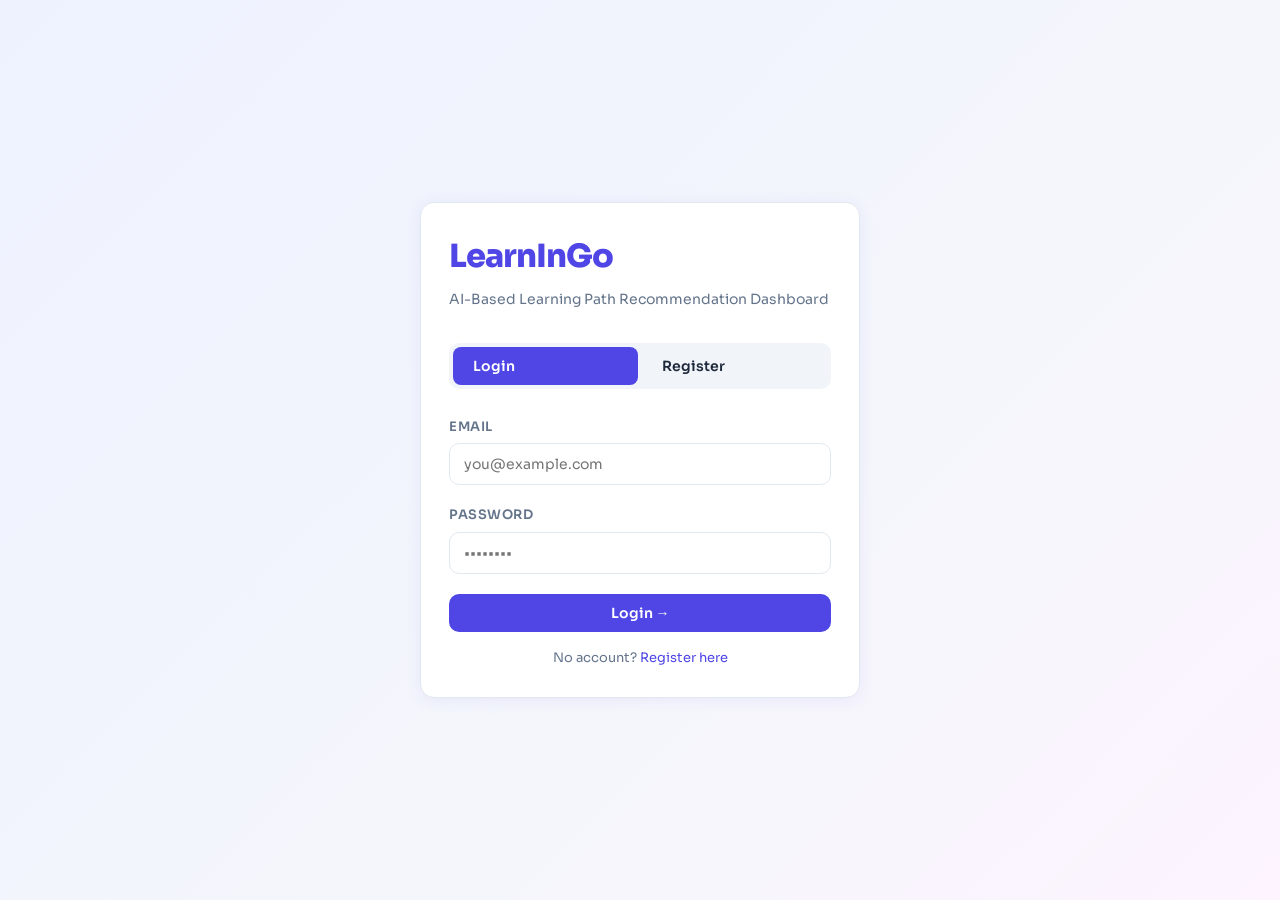
<file: frontend/index.html>
<!DOCTYPE html>
<html lang="en">
<head>
  <meta charset="UTF-8">
  <meta name="viewport" content="width=device-width, initial-scale=1.0">
  <title>LearnInGo – Student Learning & Assessment Module</title>
  <link rel="stylesheet" href="style.css">
</head>
<body>
<div class="auth-wrap">
  <div class="auth-card card">
    <div class="auth-logo">LearnInGo</div>
    <p class="auth-sub">AI-Based Learning Path Recommendation Dashboard</p>

    <!-- tabs -->
    <div style="display:flex;gap:4px;background:#f1f5f9;border-radius:10px;padding:4px;margin-bottom:28px">
      <button class="btn btn-primary" id="tab-login"    onclick="switchTab('login')"    style="flex:1;border-radius:8px">Login</button>
      <button class="btn btn-outline" id="tab-register" onclick="switchTab('register')" style="flex:1;border-radius:8px;border:none;background:transparent">Register</button>
    </div>

    <div id="alert" class="alert"></div>

    <!-- LOGIN FORM -->
    <form id="login-form" onsubmit="handleLogin(event)">
      <div class="form-group">
        <label>Email</label>
        <input type="email" id="login-email" placeholder="you@example.com" required>
      </div>
      <div class="form-group">
        <label>Password</label>
        <input type="password" id="login-password" placeholder="••••••••" required>
      </div>
      <button type="submit" class="btn btn-primary btn-full" id="login-btn">Login →</button>
      <p style="text-align:center;margin-top:16px;font-size:13px;color:var(--muted)">
        No account? <a href="#" onclick="switchTab('register')">Register here</a>
      </p>
    </form>

    <!-- REGISTER FORM -->
    <form id="register-form" style="display:none" onsubmit="handleRegister(event)">
      <div class="form-group">
        <label>Full Name</label>
        <input type="text" id="reg-name" placeholder="M Vyshnavi" required>
      </div>
      <div class="form-group">
        <label>Email</label>
        <input type="email" id="reg-email" placeholder="you@example.com" required>
      </div>
      <div class="form-group">
        <label>Password</label>
        <input type="password" id="reg-password" placeholder="min 6 characters" required>
      </div>
      <div class="form-group">
        <label>Career Goal</label>
        <select id="reg-career">
          <option value="">Select your goal…</option>
          <option value="data_scientist">Data Scientist</option>
          <option value="web_developer">Web Developer</option>
          <option value="ai_engineer">AI Engineer</option>
          <option value="mobile_developer">Mobile Developer</option>
          <option value="cybersecurity">Cybersecurity</option>
          <option value="cloud_engineer">Cloud Engineer</option>
          <option value="fullstack_developer">Full Stack Developer</option>
        </select>
      </div>
      <button type="submit" class="btn btn-primary btn-full" id="reg-btn">Create Account →</button>
      <p style="text-align:center;margin-top:16px;font-size:13px;color:var(--muted)">
        Already registered? <a href="#" onclick="switchTab('login')">Login</a>
      </p>
    </form>
  </div>
</div>

<script src="api.js"></script>
<script>
  // redirect if already logged in
  if (getToken() && getUserId()) window.location.href = 'dashboard.html';

  function switchTab(tab) {
    document.getElementById('login-form').style.display    = tab === 'login'    ? 'block' : 'none';
    document.getElementById('register-form').style.display = tab === 'register' ? 'block' : 'none';
    document.getElementById('tab-login').className    = tab === 'login'    ? 'btn btn-primary' : 'btn btn-outline';
    document.getElementById('tab-register').className = tab === 'register' ? 'btn btn-primary' : 'btn btn-outline';
    document.getElementById('tab-login').style.cssText    = tab === 'login'    ? 'flex:1;border-radius:8px' : 'flex:1;border-radius:8px;border:none;background:transparent';
    document.getElementById('tab-register').style.cssText = tab === 'register' ? 'flex:1;border-radius:8px' : 'flex:1;border-radius:8px;border:none;background:transparent';
    showAlert('', '');
  }

  function showAlert(msg, type) {
    const el = document.getElementById('alert');
    el.textContent = msg;
    el.className = `alert ${type} ${msg ? 'show' : ''}`;
  }

  async function handleLogin(e) {
    e.preventDefault();
    const btn = document.getElementById('login-btn');
    btn.innerHTML = '<span class="spinner"></span> Logging in…';
    btn.disabled = true;
    try {
      const data = await apiLogin(
        document.getElementById('login-email').value,
        document.getElementById('login-password').value
      );
      saveSession(data.token, data.user);
      window.location.href = 'dashboard.html';
    } catch(err) {
      showAlert(err.message, 'alert-error');
      btn.innerHTML = 'Login →';
      btn.disabled = false;
    }
  }

  async function handleRegister(e) {
    e.preventDefault();
    const btn = document.getElementById('reg-btn');
    btn.innerHTML = '<span class="spinner"></span> Creating account…';
    btn.disabled = true;
    try {
      const data = await apiRegister(
        document.getElementById('reg-name').value,
        document.getElementById('reg-email').value,
        document.getElementById('reg-password').value,
        document.getElementById('reg-career').value,
        ''
      );
      saveSession(data.token, data.user);
      window.location.href = 'skills.html';
    } catch(err) {
      showAlert(err.message, 'alert-error');
      btn.innerHTML = 'Create Account →';
      btn.disabled = false;
    }
  }
</script>
</body>
</html>
</file>
<file: frontend/style.css>
/* ── Google Fonts ────────────────────────────────────────────────── */
@import url('https://fonts.googleapis.com/css2?family=Sora:wght@300;400;600;700;800&family=JetBrains+Mono:wght@400;600&display=swap');

/* ── Variables ───────────────────────────────────────────────────── */
:root {
  --bg:       #f4f6fb;
  --surface:  #ffffff;
  --border:   #e2e8f0;
  --accent:   #4f46e5;
  --accent2:  #7c3aed;
  --success:  #10b981;
  --warn:     #f59e0b;
  --danger:   #ef4444;
  --text:     #1e293b;
  --muted:    #64748b;
  --light:    #f8fafc;
  --radius:   14px;
  --shadow:   0 2px 16px rgba(79,70,229,0.08);
  --font:     'Sora', sans-serif;
  --mono:     'JetBrains Mono', monospace;
}

/* ── Reset ───────────────────────────────────────────────────────── */
*, *::before, *::after { box-sizing: border-box; margin: 0; padding: 0; }

body {
  font-family: var(--font);
  background: var(--bg);
  color: var(--text);
  line-height: 1.6;
  min-height: 100vh;
}

a { color: var(--accent); text-decoration: none; }
a:hover { text-decoration: underline; }

/* ── Layout helpers ──────────────────────────────────────────────── */
.container  { max-width: 1100px; margin: 0 auto; padding: 0 24px; }
.page-wrap  { padding: 40px 0; }

/* ── Navbar ──────────────────────────────────────────────────────── */
.navbar {
  background: var(--surface);
  border-bottom: 1px solid var(--border);
  padding: 0 24px;
  display: flex;
  align-items: center;
  justify-content: space-between;
  height: 60px;
  position: sticky;
  top: 0;
  z-index: 100;
  box-shadow: 0 1px 8px rgba(0,0,0,0.05);
}

.navbar-brand {
  font-weight: 800;
  font-size: 1.2rem;
  color: var(--accent);
  letter-spacing: -0.5px;
}

.navbar-links { display: flex; gap: 8px; align-items: center; }

.nav-link {
  padding: 6px 14px;
  border-radius: 8px;
  font-size: 14px;
  color: var(--muted);
  font-weight: 600;
  transition: all 0.15s;
}
.nav-link:hover, .nav-link.active {
  background: rgba(79,70,229,0.08);
  color: var(--accent);
  text-decoration: none;
}

.nav-user {
  font-size: 13px;
  font-weight: 600;
  color: var(--text);
  padding: 6px 12px;
  background: var(--light);
  border-radius: 8px;
  border: 1px solid var(--border);
}

/* ── Cards ───────────────────────────────────────────────────────── */
.card {
  background: var(--surface);
  border: 1px solid var(--border);
  border-radius: var(--radius);
  padding: 28px;
  box-shadow: var(--shadow);
}

.card-sm { padding: 18px 20px; }

/* ── Buttons ─────────────────────────────────────────────────────── */
.btn {
  display: inline-flex;
  align-items: center;
  gap: 8px;
  padding: 10px 20px;
  border-radius: 10px;
  font-family: var(--font);
  font-size: 14px;
  font-weight: 600;
  cursor: pointer;
  border: none;
  transition: all 0.15s;
}

.btn-primary {
  background: var(--accent);
  color: #fff;
}
.btn-primary:hover { background: #4338ca; transform: translateY(-1px); box-shadow: 0 4px 14px rgba(79,70,229,0.35); }

.btn-outline {
  background: transparent;
  border: 1.5px solid var(--border);
  color: var(--text);
}
.btn-outline:hover { border-color: var(--accent); color: var(--accent); }

.btn-success { background: var(--success); color: #fff; }
.btn-success:hover { background: #059669; }

.btn-sm { padding: 6px 14px; font-size: 12px; border-radius: 8px; }
.btn-full { width: 100%; justify-content: center; }

/* ── Form elements ───────────────────────────────────────────────── */
.form-group { margin-bottom: 20px; }

label {
  display: block;
  font-size: 13px;
  font-weight: 600;
  color: var(--muted);
  margin-bottom: 6px;
  text-transform: uppercase;
  letter-spacing: 0.5px;
}

input[type="text"],
input[type="email"],
input[type="password"],
select,
textarea {
  width: 100%;
  padding: 11px 14px;
  border: 1.5px solid var(--border);
  border-radius: 10px;
  font-family: var(--font);
  font-size: 14px;
  color: var(--text);
  background: var(--surface);
  outline: none;
  transition: border-color 0.15s, box-shadow 0.15s;
}

input:focus, select:focus, textarea:focus {
  border-color: var(--accent);
  box-shadow: 0 0 0 3px rgba(79,70,229,0.12);
}

/* ── Badges ──────────────────────────────────────────────────────── */
.badge {
  display: inline-block;
  padding: 3px 10px;
  border-radius: 20px;
  font-size: 11px;
  font-weight: 700;
  font-family: var(--mono);
  letter-spacing: 0.3px;
}
.badge-gap      { background: rgba(239,68,68,0.1);  color: var(--danger); }
.badge-skill    { background: rgba(79,70,229,0.1);  color: var(--accent); }
.badge-beginner { background: rgba(16,185,129,0.1); color: var(--success); }
.badge-intermediate { background: rgba(245,158,11,0.1); color: var(--warn); }
.badge-advanced { background: rgba(239,68,68,0.1);  color: var(--danger); }

/* ── Progress bar ────────────────────────────────────────────────── */
.progress-bar-wrap {
  background: var(--border);
  border-radius: 99px;
  height: 8px;
  overflow: hidden;
}
.progress-bar-fill {
  height: 100%;
  border-radius: 99px;
  background: linear-gradient(90deg, var(--accent), var(--accent2));
  transition: width 0.6s ease;
}

/* ── Course card ─────────────────────────────────────────────────── */
.course-card {
  background: var(--surface);
  border: 1px solid var(--border);
  border-radius: var(--radius);
  padding: 20px;
  display: flex;
  flex-direction: column;
  gap: 12px;
  transition: box-shadow 0.2s, transform 0.2s;
}
.course-card:hover { box-shadow: 0 6px 24px rgba(79,70,229,0.12); transform: translateY(-2px); }

.course-card-title { font-size: 15px; font-weight: 700; color: var(--text); }
.course-card-platform { font-size: 12px; color: var(--muted); font-family: var(--mono); }
.course-card-footer { display: flex; align-items: center; justify-content: space-between; margin-top: 4px; }

/* ── Stat cards ──────────────────────────────────────────────────── */
.stat-cards { display: grid; grid-template-columns: repeat(auto-fit, minmax(150px, 1fr)); gap: 16px; }

.stat-card {
  background: var(--surface);
  border: 1px solid var(--border);
  border-radius: var(--radius);
  padding: 20px;
  text-align: center;
}
.stat-card .num {
  font-size: 2.2rem;
  font-weight: 800;
  font-family: var(--mono);
  line-height: 1;
  margin-bottom: 6px;
}
.stat-card .lbl { font-size: 12px; color: var(--muted); font-weight: 600; text-transform: uppercase; letter-spacing: 0.5px; }
.stat-card.c-accent .num { color: var(--accent); }
.stat-card.c-success .num { color: var(--success); }
.stat-card.c-warn .num    { color: var(--warn); }
.stat-card.c-danger .num  { color: var(--danger); }

/* ── Auth page ───────────────────────────────────────────────────── */
.auth-wrap {
  min-height: 100vh;
  display: flex;
  align-items: center;
  justify-content: center;
  padding: 24px;
  background: linear-gradient(135deg, #eef2ff 0%, #f4f6fb 60%, #fdf4ff 100%);
}
.auth-card { width: 100%; max-width: 440px; }
.auth-logo { font-size: 2rem; font-weight: 800; color: var(--accent); margin-bottom: 6px; letter-spacing: -1px; }
.auth-sub  { color: var(--muted); font-size: 14px; margin-bottom: 32px; }

/* ── Alert messages ──────────────────────────────────────────────── */
.alert {
  padding: 12px 16px;
  border-radius: 10px;
  font-size: 13px;
  font-weight: 600;
  margin-bottom: 16px;
  display: none;
}
.alert.show { display: block; }
.alert-error   { background: rgba(239,68,68,0.08);  color: var(--danger); border: 1px solid rgba(239,68,68,0.2); }
.alert-success { background: rgba(16,185,129,0.08); color: var(--success); border: 1px solid rgba(16,185,129,0.2); }

/* ── Grid helpers ────────────────────────────────────────────────── */
.grid-2 { display: grid; grid-template-columns: repeat(auto-fit, minmax(280px, 1fr)); gap: 20px; }
.grid-3 { display: grid; grid-template-columns: repeat(auto-fit, minmax(220px, 1fr)); gap: 16px; }

/* ── Page title ──────────────────────────────────────────────────── */
.page-title { font-size: 1.8rem; font-weight: 800; margin-bottom: 4px; }
.page-sub   { color: var(--muted); font-size: 14px; margin-bottom: 32px; }

/* ── Section title ───────────────────────────────────────────────── */
.section-title {
  font-size: 1rem;
  font-weight: 700;
  color: var(--text);
  margin-bottom: 16px;
  display: flex;
  align-items: center;
  gap: 8px;
}

/* ── Skill chip ──────────────────────────────────────────────────── */
.skill-chip {
  display: inline-flex;
  align-items: center;
  gap: 6px;
  padding: 6px 12px;
  background: var(--light);
  border: 1.5px solid var(--border);
  border-radius: 99px;
  font-size: 13px;
  font-weight: 600;
  transition: all 0.15s;
  cursor: pointer;
  user-select: none;
}
.skill-chip.selected {
  background: rgba(79,70,229,0.1);
  border-color: var(--accent);
  color: var(--accent);
}
.skill-chip .remove { font-size: 16px; line-height: 1; color: var(--danger); cursor: pointer; }

/* ── Stars ───────────────────────────────────────────────────────── */
.stars { color: #f59e0b; font-size: 13px; }

/* ── Status pill ─────────────────────────────────────────────────── */
.status-pill {
  padding: 3px 10px;
  border-radius: 99px;
  font-size: 11px;
  font-weight: 700;
  font-family: var(--mono);
  text-transform: uppercase;
}
.status-done        { background: rgba(16,185,129,0.1);  color: var(--success); }
.status-in_progress { background: rgba(245,158,11,0.1);  color: var(--warn); }
.status-not_started { background: rgba(100,116,139,0.1); color: var(--muted); }

/* ── Spinner ─────────────────────────────────────────────────────── */
.spinner {
  width: 20px; height: 20px;
  border: 2px solid rgba(79,70,229,0.2);
  border-top-color: var(--accent);
  border-radius: 50%;
  animation: spin 0.7s linear infinite;
  display: inline-block;
}
@keyframes spin { to { transform: rotate(360deg); } }

/* ── Empty state ─────────────────────────────────────────────────── */
.empty-state {
  text-align: center;
  padding: 48px 24px;
  color: var(--muted);
}
.empty-state .icon { font-size: 3rem; margin-bottom: 12px; }
.empty-state p { font-size: 15px; }

/* ── Responsive ──────────────────────────────────────────────────── */
@media (max-width: 640px) {
  .navbar { padding: 0 16px; }
  .container { padding: 0 16px; }
  .page-title { font-size: 1.4rem; }
  .card { padding: 20px; }
}
</file>
